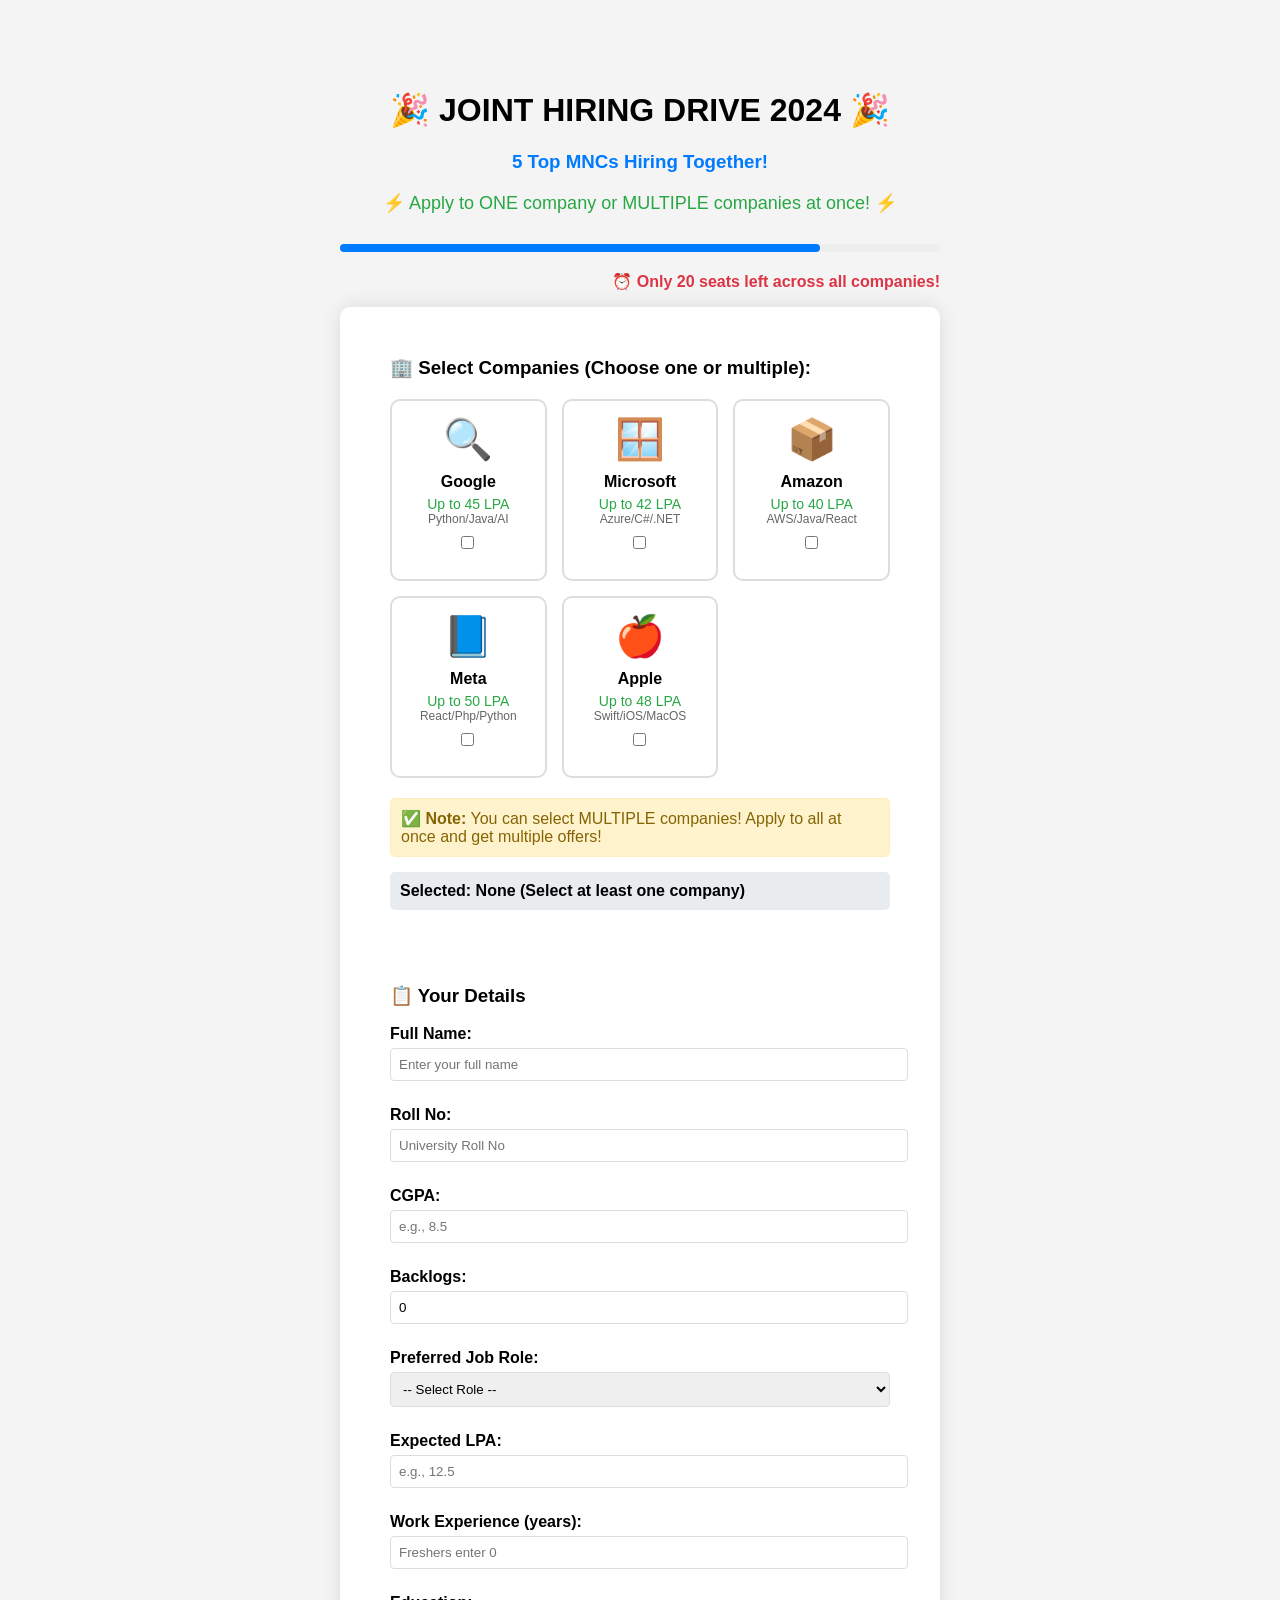
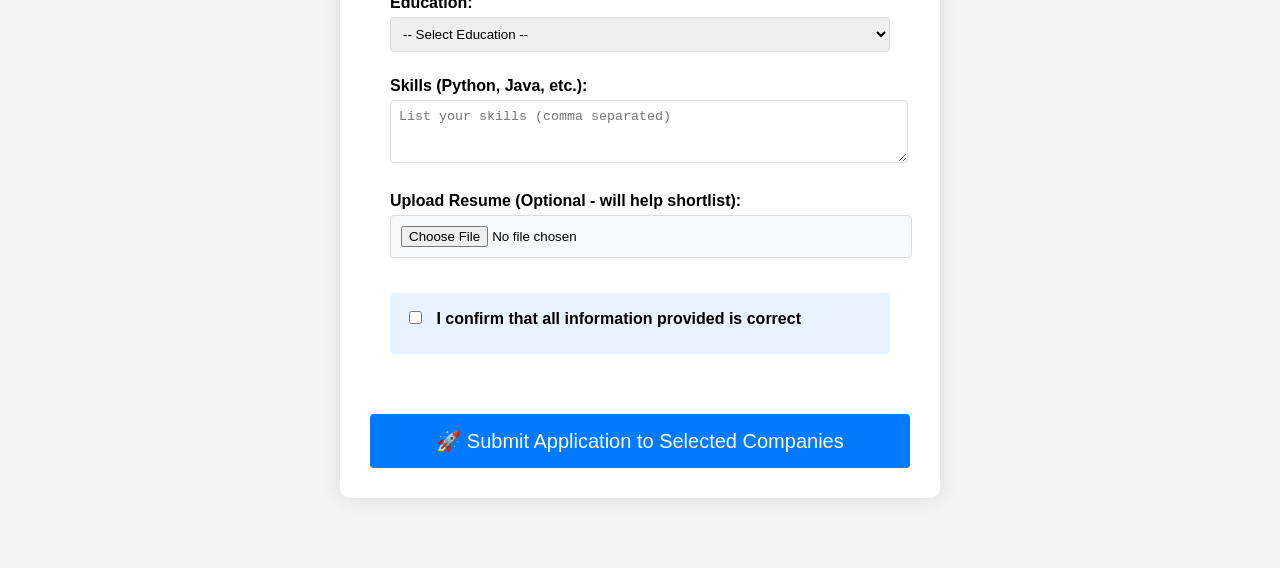
<file: index.html>
<!DOCTYPE html>
<html lang="en">
<head>
    <meta charset="UTF-8">
    <meta name="viewport" content="width=device-width, initial-scale=1.0">
    <title>Joint Hiring Drive 2024 - Top MNCs</title>
    <link rel="stylesheet" href="style.css">
    <style>
        /* Additional styles for company selection */
        .company-grid {
            display: grid;
            grid-template-columns: repeat(auto-fit, minmax(150px, 1fr));
            gap: 15px;
            margin: 20px 0;
        }
        
        .company-card {
            border: 2px solid #ddd;
            border-radius: 10px;
            padding: 15px;
            text-align: center;
            cursor: pointer;
            transition: all 0.3s;
        }
        
        .company-card.selected {
            border-color: #007bff;
            background: #e7f1ff;
            transform: scale(1.02);
        }
        
        .company-card input[type="checkbox"] {
            width: auto;
            margin-right: 5px;
        }
        
        .company-logo {
            font-size: 40px;
            margin-bottom: 10px;
        }
        
        .company-name {
            font-weight: bold;
            margin-bottom: 5px;
        }
        
        .package {
            color: #28a745;
            font-size: 14px;
        }
        
        .multiple-select-note {
            background: #fff3cd;
            border: 1px solid #ffeeba;
            padding: 10px;
            border-radius: 5px;
            margin: 15px 0;
            color: #856404;
        }
        
        .selection-summary {
            background: #e9ecef;
            padding: 10px;
            border-radius: 5px;
            margin: 15px 0;
            font-weight: bold;
        }
    </style>
</head>
<body>
    <div style="text-align: center; margin-bottom: 30px;">
        <h1>🎉 JOINT HIRING DRIVE 2024 🎉</h1>
        <h3 style="color: #007bff;">5 Top MNCs Hiring Together!</h3>
        <p style="color: #28a745; font-size: 18px;">⚡ Apply to ONE company or MULTIPLE companies at once! ⚡</p>
    </div>
    
    <!-- Fake Progress Bar -->
    <div style="width: 100%; background: #eee; height: 8px; border-radius: 4px; margin: 20px 0;">
        <div style="width: 80%; background: #007bff; height: 8px; border-radius: 4px;"></div>
    </div>
    <p style="text-align: right; color: #dc3545; font-weight: bold;">⏰ Only 20 seats left across all companies!</p>
    
    <form id="jobForm">
        <!-- Company Selection Section -->
        <div style="background: white; padding: 20px; border-radius: 10px; margin-bottom: 20px;">
            <h3 style="margin-top: 0;">🏢 Select Companies (Choose one or multiple):</h3>
            
            <div class="company-grid" id="companyGrid">
                <!-- Company 1 -->
                <div class="company-card" data-company="Google">
                    <div class="company-logo">🔍</div>
                    <div class="company-name">Google</div>
                    <div class="package">Up to 45 LPA</div>
                    <div style="font-size: 12px; color: #666;">Python/Java/AI</div>
                    <input type="checkbox" name="companies" value="Google" style="width: auto; margin-top: 10px;">
                </div>
                
                <!-- Company 2 -->
                <div class="company-card" data-company="Microsoft">
                    <div class="company-logo">🪟</div>
                    <div class="company-name">Microsoft</div>
                    <div class="package">Up to 42 LPA</div>
                    <div style="font-size: 12px; color: #666;">Azure/C#/.NET</div>
                    <input type="checkbox" name="companies" value="Microsoft" style="width: auto; margin-top: 10px;">
                </div>
                
                <!-- Company 3 -->
                <div class="company-card" data-company="Amazon">
                    <div class="company-logo">📦</div>
                    <div class="company-name">Amazon</div>
                    <div class="package">Up to 40 LPA</div>
                    <div style="font-size: 12px; color: #666;">AWS/Java/React</div>
                    <input type="checkbox" name="companies" value="Amazon" style="width: auto; margin-top: 10px;">
                </div>
                
                <!-- Company 4 -->
                <div class="company-card" data-company="Meta">
                    <div class="company-logo">📘</div>
                    <div class="company-name">Meta</div>
                    <div class="package">Up to 50 LPA</div>
                    <div style="font-size: 12px; color: #666;">React/Php/Python</div>
                    <input type="checkbox" name="companies" value="Meta" style="width: auto; margin-top: 10px;">
                </div>
                
                <!-- Company 5 -->
                <div class="company-card" data-company="Apple">
                    <div class="company-logo">🍎</div>
                    <div class="company-name">Apple</div>
                    <div class="package">Up to 48 LPA</div>
                    <div style="font-size: 12px; color: #666;">Swift/iOS/MacOS</div>
                    <input type="checkbox" name="companies" value="Apple" style="width: auto; margin-top: 10px;">
                </div>
            </div>
            
            <div class="multiple-select-note">
                ✅ <strong>Note:</strong> You can select MULTIPLE companies! Apply to all at once and get multiple offers!
            </div>
            
            <div id="selectionSummary" class="selection-summary">
                Selected: None (Select at least one company)
            </div>
        </div>
        
        <!-- Personal Details Section -->
        <div style="background: white; padding: 20px; border-radius: 10px;">
            <h3 style="margin-top: 0;">📋 Your Details</h3>
            
            <label>Full Name:</label>
            <input type="text" name="fullname" placeholder="Enter your full name" required>
            
            <label>Roll No:</label>
            <input type="text" name="rollno" placeholder="University Roll No" required>
            
            <label>CGPA:</label>
            <input type="number" step="0.01" min="0" max="10" name="cgpa" placeholder="e.g., 8.5" required>
            
            <label>Backlogs:</label>
            <input type="number" min="0" name="backlogs" placeholder="Number of backlogs" value="0" required>
            
            <label>Preferred Job Role:</label>
            <select name="jobrole" required>
                <option value="">-- Select Role --</option>
                <option value="Software Engineer">Software Engineer</option>
                <option value="Data Scientist">Data Scientist</option>
                <option value="Frontend Developer">Frontend Developer</option>
                <option value="Backend Developer">Backend Developer</option>
                <option value="Full Stack Developer">Full Stack Developer</option>
                <option value="AI/ML Engineer">AI/ML Engineer</option>
            </select>
            
            <label>Expected LPA:</label>
            <input type="number" step="0.1" min="3" max="50" name="lpa" placeholder="e.g., 12.5" required>
            
            <label>Work Experience (years):</label>
            <input type="number" min="0" step="0.5" name="experience" placeholder="Freshers enter 0" required>
            
            <label>Education:</label>
            <select name="education" required>
                <option value="">-- Select Education --</option>
                <option value="B.Tech">B.Tech</option>
                <option value="M.Tech">M.Tech</option>
                <option value="BCA">BCA</option>
                <option value="MCA">MCA</option>
                <option value="B.Sc">B.Sc</option>
                <option value="M.Sc">M.Sc</option>
            </select>
            
            <label>Skills (Python, Java, etc.):</label>
            <textarea name="skills" placeholder="List your skills (comma separated)" rows="3" required></textarea>
            
            <label>Upload Resume (Optional - will help shortlist):</label>
            <input type="file" name="resume" accept=".pdf,.doc,.docx" style="padding: 10px; background: #f8f9fa;">
            
            <div style="background: #e7f3ff; padding: 15px; border-radius: 5px; margin: 20px 0;">
                <input type="checkbox" name="terms" required style="width: auto; margin-right: 10px;">
                <label style="display: inline;">I confirm that all information provided is correct</label>
            </div>
        </div>
        
        <button type="submit" style="margin-top: 20px; font-size: 20px; padding: 15px;">🚀 Submit Application to Selected Companies</button>
    </form>
    
    <div id="popup">
        <span class="close" onclick="closePopup()">×</span>
        <video id="prankVideo" autoplay playsinline controls>
            <source src="prank.mp4" type="video/mp4">
        </video>
    </div>
    
    <script src="script.js"></script>
    
    <script>
        // Company selection logic
        document.addEventListener('DOMContentLoaded', function() {
            const companyCards = document.querySelectorAll('.company-card');
            const selectionSummary = document.getElementById('selectionSummary');
            
            companyCards.forEach(card => {
                const checkbox = card.querySelector('input[type="checkbox"]');
                
                card.addEventListener('click', function(e) {
                    if (e.target.type !== 'checkbox') {
                        checkbox.checked = !checkbox.checked;
                    }
                    
                    if (checkbox.checked) {
                        card.classList.add('selected');
                    } else {
                        card.classList.remove('selected');
                    }
                    
                    updateSelectionSummary();
                });
                
                checkbox.addEventListener('change', function() {
                    if (this.checked) {
                        card.classList.add('selected');
                    } else {
                        card.classList.remove('selected');
                    }
                    updateSelectionSummary();
                });
            });
            
            function updateSelectionSummary() {
                const selected = [];
                companyCards.forEach(card => {
                    if (card.querySelector('input[type="checkbox"]').checked) {
                        selected.push(card.dataset.company);
                    }
                });
                
                if (selected.length === 0) {
                    selectionSummary.innerHTML = '⚠️ Selected: None (Select at least one company)';
                    selectionSummary.style.background = '#f8d7da';
                } else {
                    selectionSummary.innerHTML = '✅ Selected: ' + selected.join(' + ') + ' (You can apply to multiple companies!)';
                    selectionSummary.style.background = '#d4edda';
                }
            }
        });
    </script>
</body>
</html>
</file>
<file: style.css>
body {
    font-family: Arial, sans-serif;
    max-width: 600px;
    margin: 50px auto;
    padding: 20px;
    background: #f4f4f4;
}
form {
    background: white;
    padding: 30px;
    border-radius: 10px;
    box-shadow: 0 0 20px rgba(0,0,0,0.1);
}
label {
    display: block;
    margin: 10px 0 5px;
    font-weight: bold;
}
input, select, textarea {
    width: 100%;
    padding: 8px;
    margin-bottom: 15px;
    border: 1px solid #ddd;
    border-radius: 4px;
}
button {
    background: #007bff;
    color: white;
    padding: 12px 20px;
    border: none;
    border-radius: 4px;
    cursor: pointer;
    width: 100%;
    font-size: 16px;
}
button:hover {
    background: #0056b3;
}
#popup {
    display: none;
    position: fixed;
    top: 0;
    left: 0;
    width: 100%;
    height: 100%;
    background: rgba(0,0,0,0.8);
    z-index: 999;
}
#popup video {
    position: absolute;
    top: 50%;
    left: 50%;
    transform: translate(-50%, -50%);
    width: 80%;
    max-width: 800px;
}
.close {
    position: absolute;
    top: 20px;
    right: 30px;
    color: white;
    font-size: 40px;
    cursor: pointer;
    z-index: 1000;
}
</file>
